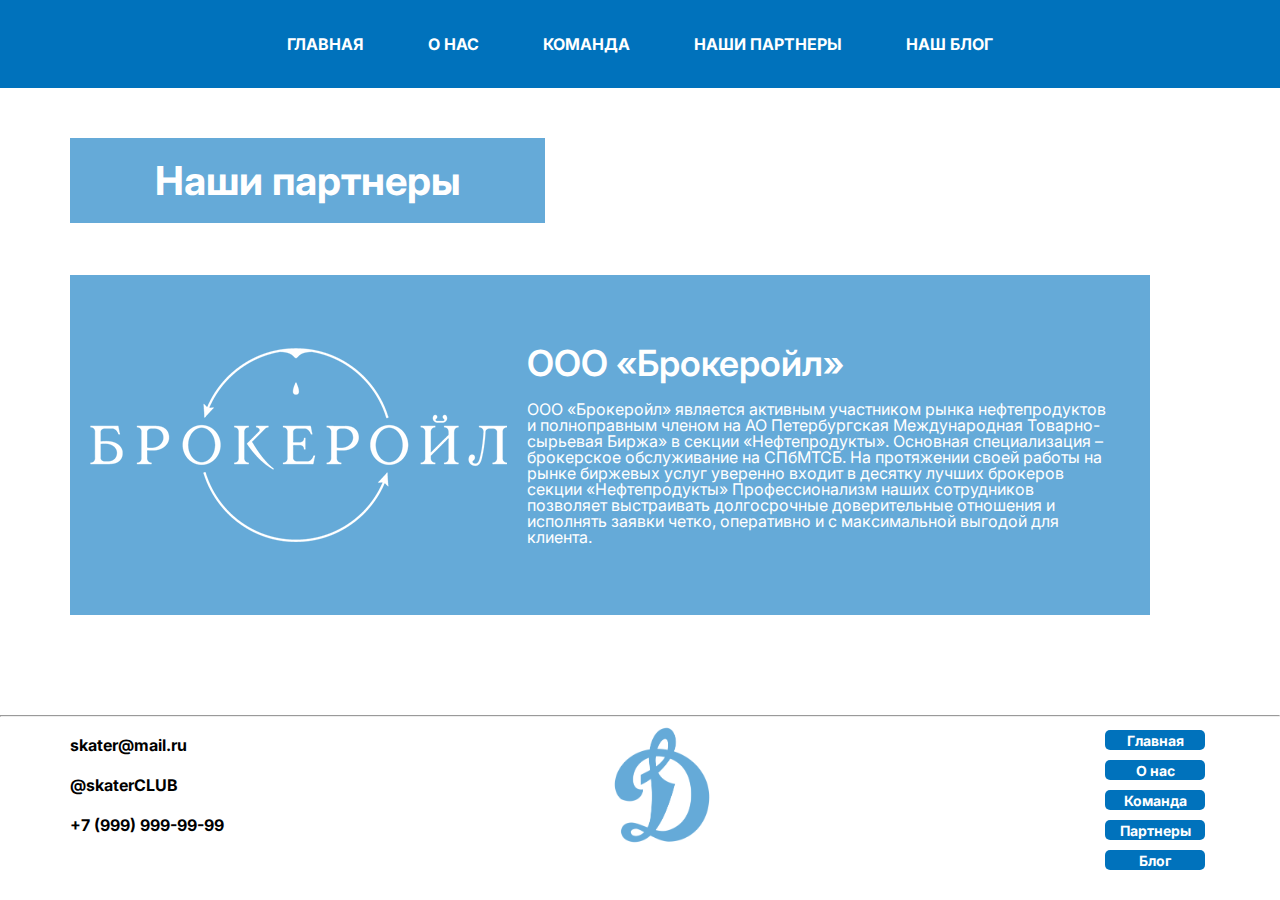
<file: html/partners.html>
<!DOCTYPE html>
<html lang="ru">

<head>
    <meta charset="UTF-8">
    <meta name="viewport" content="width=device-width, initial-scale=1.0">
    <link rel="stylesheet" href="/css/reset.css">
    <link rel="stylesheet" href="/css/style.css">
    <link rel="preconnect" href="https://fonts.googleapis.com">
    <link rel="preconnect" href="https://fonts.gstatic.com" crossorigin>
    <link
        href="https://fonts.googleapis.com/css2?family=Inter:ital,opsz,wght@0,14..32,100..900;1,14..32,100..900&family=Oswald:wght@200..700&display=swap"
        rel="stylesheet">
    <title>Динамо</title>
</head>

<body>
    <header id="partners_header">
        <div class="container header">
            <nav>
                <a href="/html/index.html">ГЛАВНАЯ</a>
                <a href="/html/index.html#about_us">О НАС</a>
                <a href="/html/team.html">КОМАНДА</a>
                <a href="#">НАШИ ПАРТНЕРЫ</a>
                <a href="/html/index.html#blog">НАШ БЛОГ</a>
            </nav>
        </div>
    </header>
    <main>
        <section id="partners" class="partners container">
            <h2>Наши партнеры</h2>
            <div class="partner_card">
                <img src="/img/logo_part.png" alt="">
                <div class="partner_inf">
                    <h3>ООО «Брокеройл»</h3>
                    ООО «Брокеройл» является активным участником рынка нефтепродуктов и полноправным членом на АО
                    Петербургская Международная Товарно-сырьевая Биржа» в секции «Нефтепродукты». Основная специализация
                    – брокерское обслуживание на СПбМТСБ. На протяжении своей работы на рынке биржевых услуг уверенно
                    входит в десятку лучших брокеров секции «Нефтепродукты» Профессионализм наших сотрудников позволяет
                    выстраивать
                    долгосрочные доверительные отношения и исполнять заявки четко, оперативно и с максимальной выгодой
                    для клиента.
                </div>
            </div>
        </section>
    </main>
    <hr>
    <footer id="footer" class="container">
        <div class="footer">
            <div class="footer_contacts">
                <p>skater@mail.ru</p>
                <p>@skaterCLUB</p>
                <p>+7 (999) 999-99-99</p>
            </div>
            <div class="footer_logo">
                <img src="/img/Logo_D.png" alt="" width="100px" height="120px">
            </div>
            <div class="footer_menu">
                <ul>
                    <li><a href="/html/index.html" class="button_footer">Главная</a></li>
                    <li><a href="/html/index.html#about_us" class="button_footer">О нас</a></li>
                    <li><a href="#" class="button_footer">Команда</a></li>
                    <li><a href="/html/partners.html" class="button_footer">Партнеры</a></li>
                    <li><a href="/html/index.html#blog" class="button_footer">Блог</a></li>
                </ul>
            </div>
        </div>
    </footer>
</body>

</html>
</file>
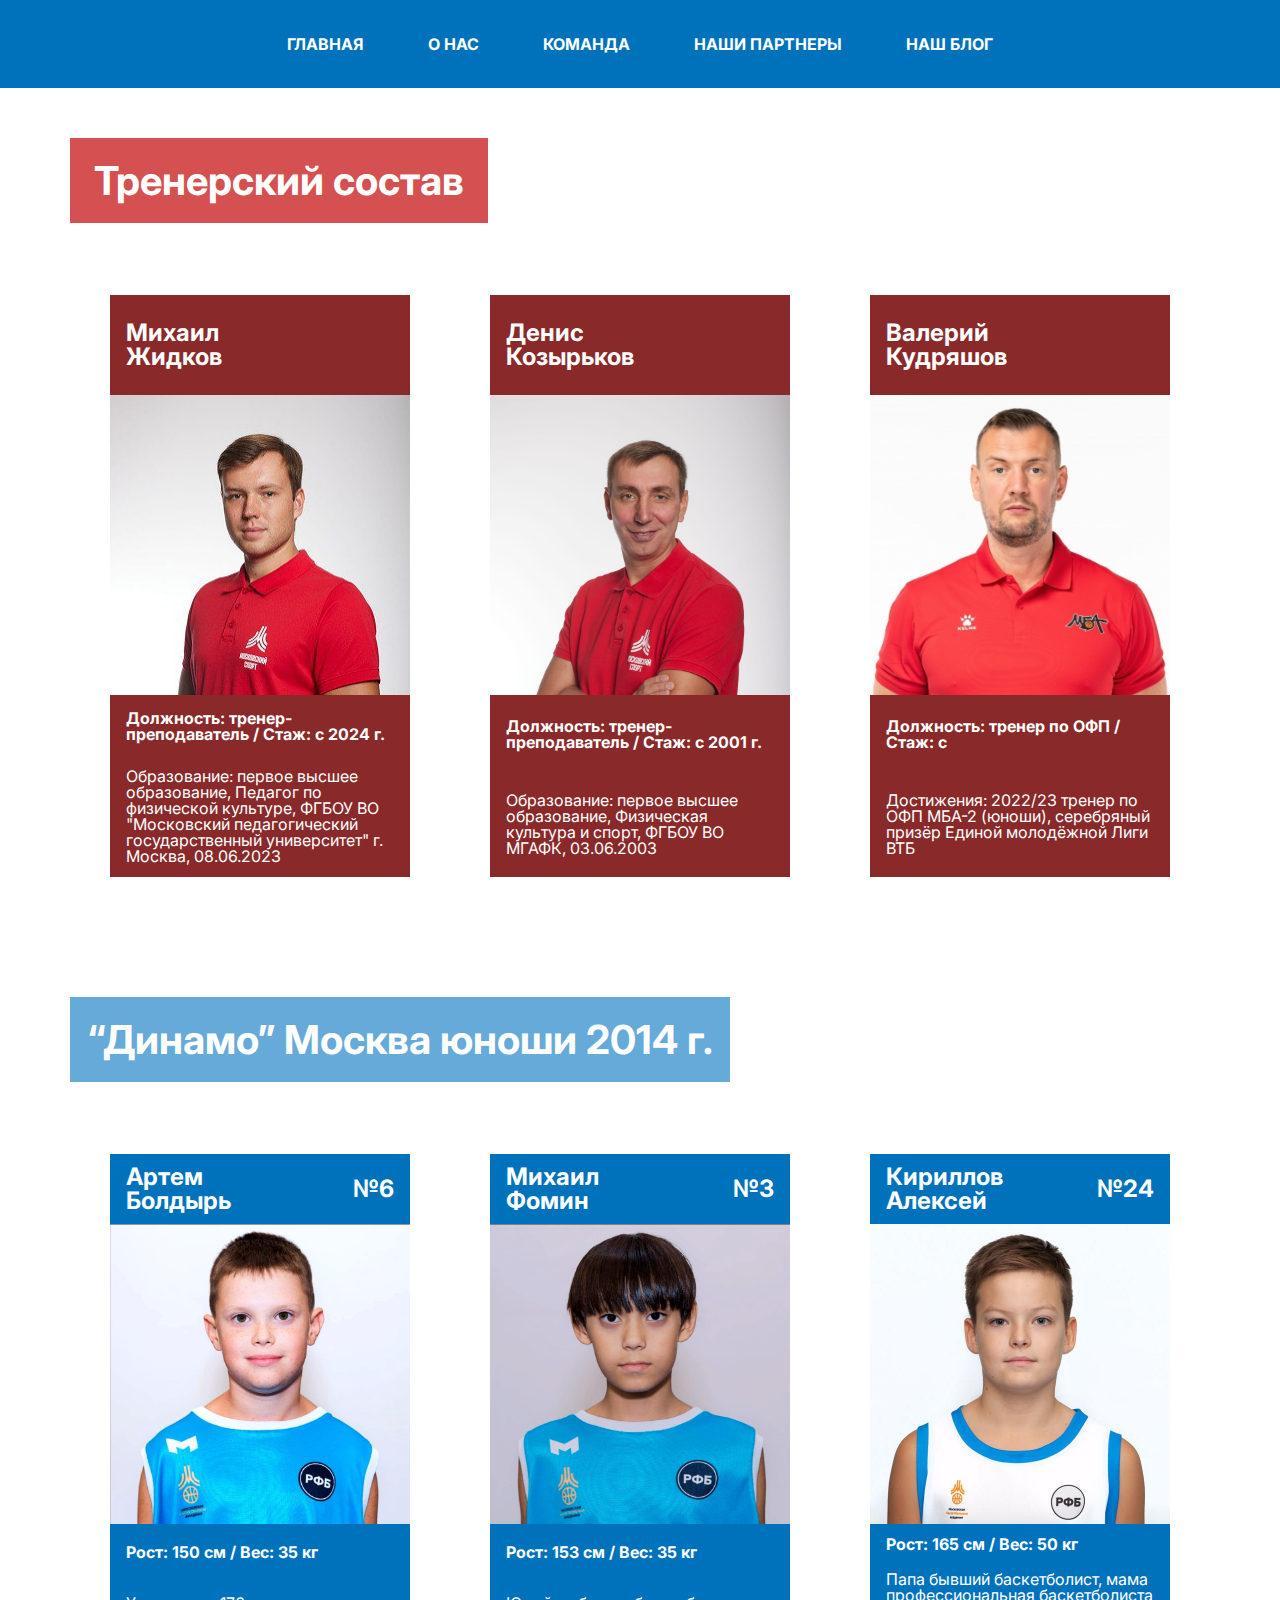
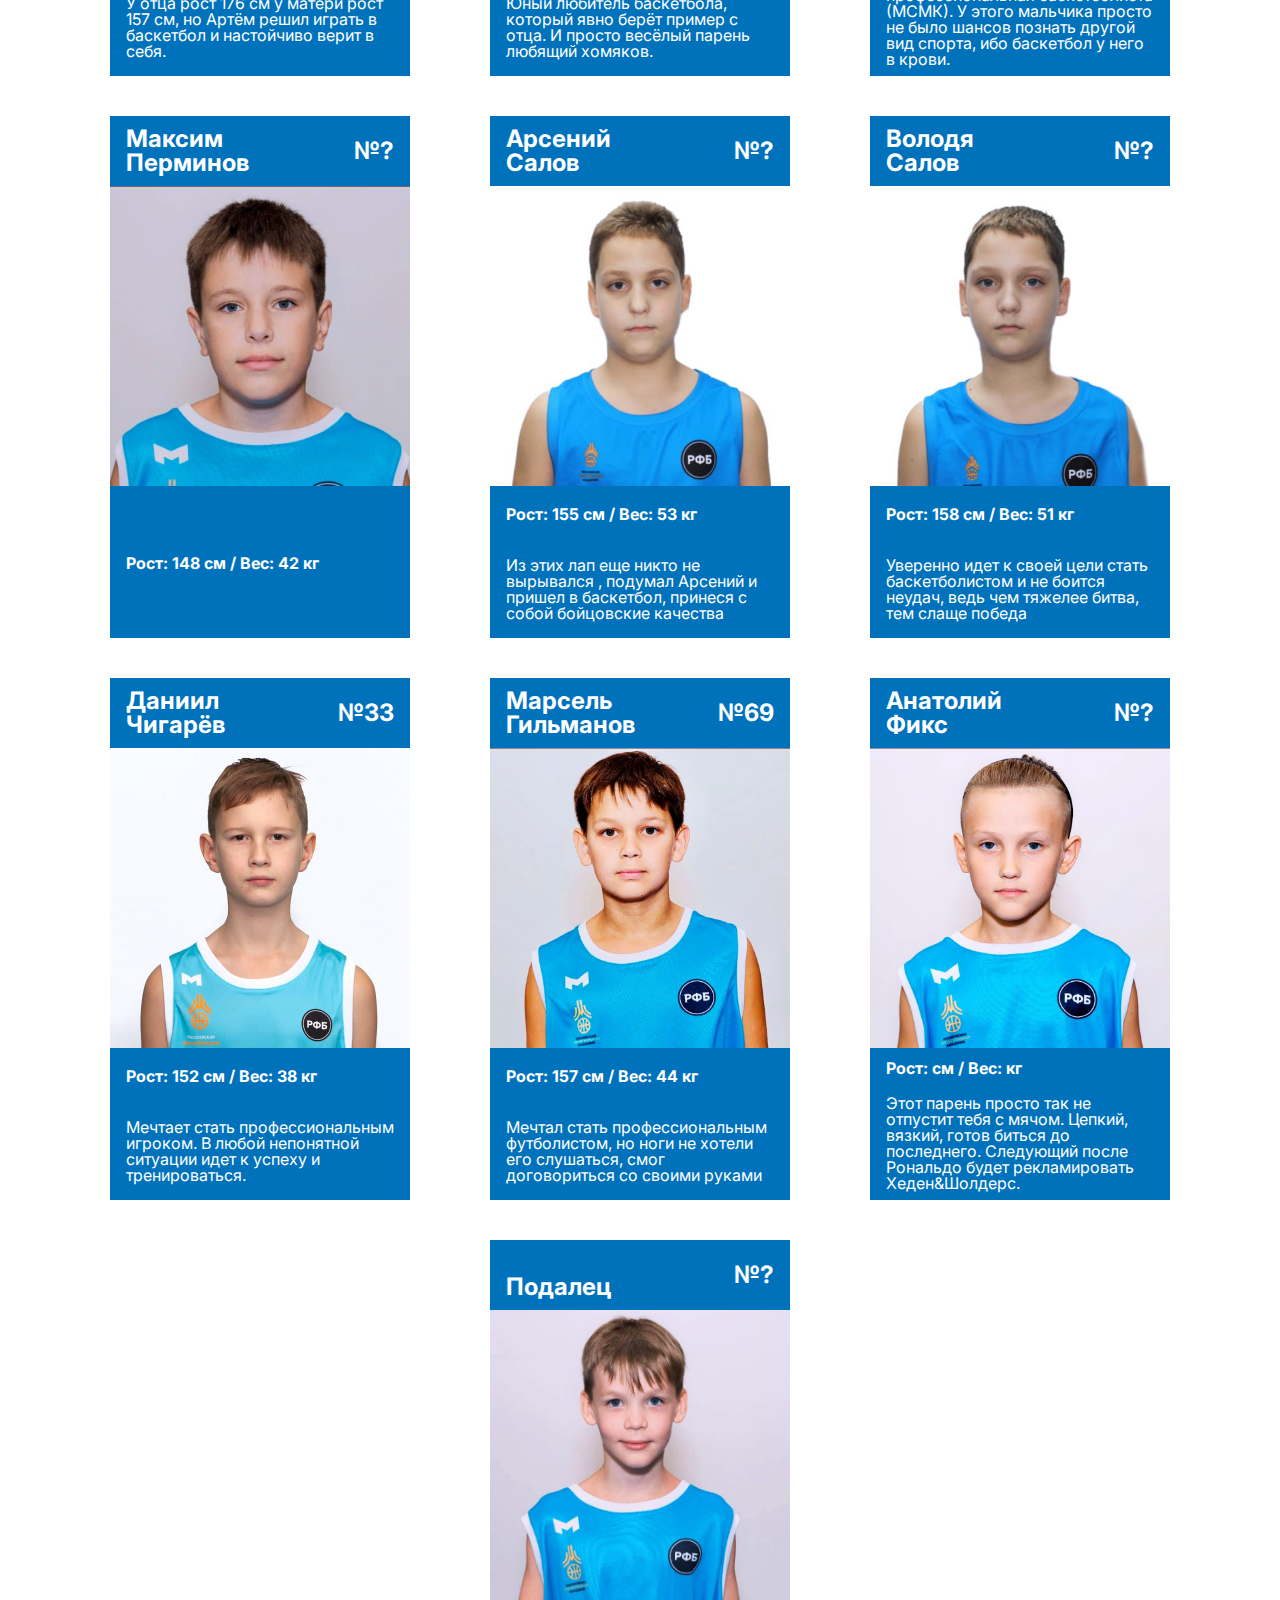
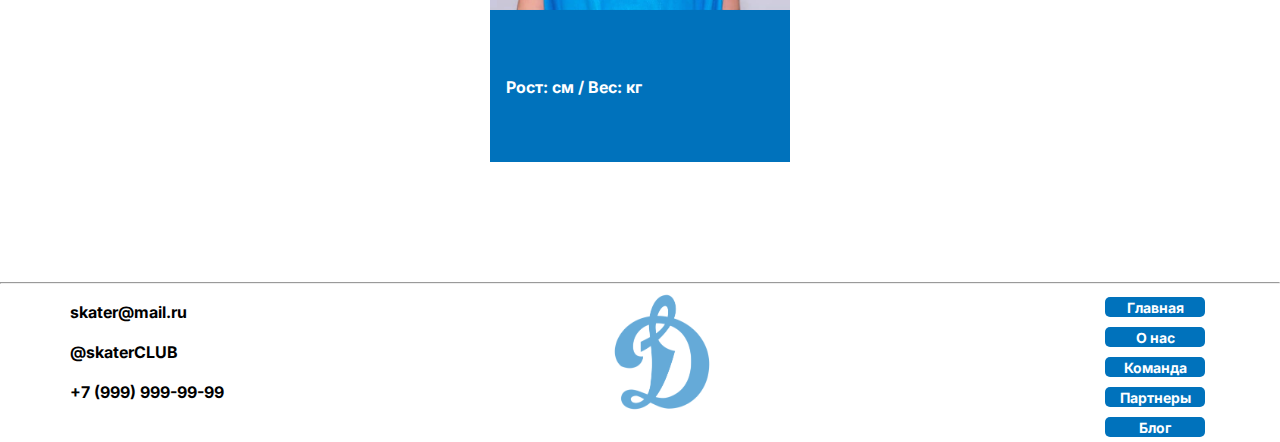
<file: html/team.html>
<!DOCTYPE html>
<html lang="ru">

<head>
    <meta charset="UTF-8">
    <meta name="viewport" content="width=device-width, initial-scale=1.0">
    <link rel="stylesheet" href="/css/reset.css">
    <link rel="stylesheet" href="/css/style.css">
    <link rel="preconnect" href="https://fonts.googleapis.com">
    <link rel="preconnect" href="https://fonts.gstatic.com" crossorigin>
    <link
        href="https://fonts.googleapis.com/css2?family=Inter:ital,opsz,wght@0,14..32,100..900;1,14..32,100..900&family=Oswald:wght@200..700&display=swap"
        rel="stylesheet">
    <title>Динамо</title>
</head>

<body>
    <header id="team_header">
        <div class="container header">
            <nav>
                <a href="/html/index.html">ГЛАВНАЯ</a>
                <a href="/html/index.html#about_us">О НАС</a>
                <a href="#">КОМАНДА</a>
                <a href="/html/partners.html">НАШИ ПАРТНЕРЫ</a>
                <a href="/html/index.html#blog">НАШ БЛОГ</a>
            </nav>
        </div>
    </header>
    <main>
        <section id="coaches" class="coaches container">
            <h2>Тренерский состав</h2>
            <div class="coach_cards">
                <div class="coach_card">
                    <div class="coach_card_header">
                        <p>Михаил <br> Жидков</p>
                        <!-- <p>№1</p> -->
                    </div>
                    <div class="coach_card_img">
                        <img src="/img/couhes/Михаил Романович.jpg" alt="" width="300px" height="300px">
                    </div>
                    <div class="coach_card_inf">
                        <p>Должность: тренер-преподаватель / Стаж: с 2024 г.</p>
                        <p class="inf_coach">Образование: первое высшее образование, Педагог по физической культуре, ФГБОУ ВО "Московский педагогический государственный университет" г. Москва, 08.06.2023</p>
                    </div>
                </div>
                <div class="coach_card">
                    <div class="coach_card_header">
                        <p>Денис<br>Козырьков</p>
                        <!-- <p>№1</p> -->
                    </div>
                    <div class="coach_card_img">
                        <img src="/img/couhes/Денис Алексеевич.jpeg" alt="" width="300px" height="300px">
                    </div>
                    <div class="coach_card_inf">
                        <p>Должность: тренер-преподаватель / Стаж: с 2001 г.</p>
                        <p class="inf_coach">Образование: первое высшее образование, Физическая культура и спорт, ФГБОУ ВО МГАФК, 03.06.2003</p>
                    </div>
                </div>
                <div class="coach_card">
                    <div class="coach_card_header">
                        <p>Валерий <br> Кудряшов</p>
                        <!-- <p>№1</p> -->
                    </div>
                    <div class="coach_card_img">
                        <img src="/img/couhes/Кудряшов.jpg" alt="" width="300px" height="300px">
                    </div>
                    <div class="coach_card_inf">
                        <p>Должность: тренер по ОФП / Стаж: с </p>
                        <p class="inf_coach">Достижения: 2022/23 тренер по ОФП МБА-2 (юноши), серебряный призёр Единой молодёжной Лиги ВТБ</p>
                    </div>
                </div>
            </div>
        </section>
        <section id="players" class="players container">
            <h2>“Динамо” Москва юноши 2014 г.</h2>
            <div class="player_cards">
                <div class="player_card">
                    <div class="player_card_header">
                        <p>Артем <br> Болдырь</p>
                        <p>№6</p>
                    </div>
                    <div class="player_card_img">
                        <img src="/img/players/Болдырь А №6.jpeg" alt="" width="300px" height="300px">
                    </div>
                    <div class="player_card_inf">
                        <p>Рост: 150 см / Вес: 35 кг</p>
                        <p class="inf_player">У отца рост 176 см у матери рост 157 см, но Артём решил играть в баскетбол и настойчиво верит в себя.</p>
                    </div>
                </div>
                <div class="player_card">
                    <div class="player_card_header">
                        <p>Михаил<br>Фомин</p>
                        <p>№3</p>
                    </div>
                    <div class="player_card_img">
                        <img src="/img/players/Фомин М №3.jpeg" alt="" width="300px" height="300px">
                    </div>
                    <div class="player_card_inf">
                        <p>Рост: 153 см / Вес: 35 кг</p>
                        <p class="inf_player">Юный любитель баскетбола, который явно берёт пример с отца. И просто весёлый парень любящий хомяков.</p>
                    </div>
                </div>
                <div class="player_card">
                    <div class="player_card_header">
                        <p>Кириллов<br>Алексей</p>
                        <p>№24</p>
                    </div>
                    <div class="player_card_img">
                        <img src="/img/players/Кириллов А №24.jpeg" alt="" width="300px" height="300px">
                    </div>
                    <div class="player_card_inf">
                        <p>Рост: 165 см / Вес: 50 кг</p>
                        <p class="inf_player">Папа бывший баскетболист, мама профессиональная баскетболиста (МСМК). У этого мальчика просто не было шансов познать другой вид спорта, ибо баскетбол у него в крови.</p>
                    </div>
                </div>
                <div class="player_card">
                    <div class="player_card_header">
                        <p>Максим<br>Перминов</p>
                        <p>№?</p>
                    </div>
                    <div class="player_card_img">
                        <img src="/img/players/Перминов М №36.jpeg" alt="" width="300px" height="300px">
                    </div>
                    <div class="player_card_inf">
                        <p>Рост: 148 см / Вес: 42 кг</p>
                        <p class="inf_player"></p>
                    </div>
                </div>
                <div class="player_card">
                    <div class="player_card_header">
                        <p>Арсений<br>Салов</p>
                        <p>№?</p>
                    </div>
                    <div class="player_card_img">
                        <img src="/img/players/Салов А №4.jpeg" alt="" width="300px" height="300px">
                    </div>
                    <div class="player_card_inf">
                        <p>Рост: 155 см / Вес: 53 кг</p>
                        <p class="inf_player">Из этих лап еще никто не вырывался , подумал Арсений и пришел в баскетбол, принеся с собой бойцовские качества</p>
                    </div>
                </div>
                <div class="player_card">
                    <div class="player_card_header">
                        <p>Володя<br>Салов</p>
                        <p>№?</p>
                    </div>
                    <div class="player_card_img">
                        <img src="/img/players/Салов В №4.jpeg" alt="" width="300px" height="300px">
                    </div>
                    <div class="player_card_inf">
                        <p>Рост: 158 см / Вес: 51 кг</p>
                        <p class="inf_player">Уверенно идет  к своей цели стать баскетболистом и не боится неудач, ведь чем тяжелее битва, тем слаще победа</p>
                    </div>
                </div>
                <div class="player_card">
                    <div class="player_card_header">
                        <p>Даниил<br>Чигарёв</p>
                        <p>№33</p>
                    </div>
                    <div class="player_card_img">
                        <img src="/img/players/Чигарев Д №33.jpeg" alt="" width="300px" height="300px">
                    </div>
                    <div class="player_card_inf">
                        <p>Рост: 152 см / Вес: 38 кг</p>
                        <p class="inf_player">Мечтает стать профессиональным игроком. В любой непонятной ситуации идет к успеху и тренироваться.</p>
                    </div>
                </div>
                <div class="player_card">
                    <div class="player_card_header">
                        <p>Марсель<br>Гильманов</p>
                        <p>№69</p>
                    </div>
                    <div class="player_card_img">
                        <img src="/img/players/Гильманов М №69.jpeg" alt="" width="300px" height="300px">
                    </div>
                    <div class="player_card_inf">
                        <p>Рост: 157 см / Вес: 44 кг</p>
                        <p class="inf_player">Мечтал стать профессиональным футболистом, но ноги не хотели его слушаться, смог договориться со своими руками</p>
                    </div>
                </div>
                <div class="player_card">
                    <div class="player_card_header">
                        <p>Анатолий<br>Фикс</p>
                        <p>№?</p>
                    </div>
                    <div class="player_card_img">
                        <img src="/img/players/Фикс А №14.jpeg" alt="" width="300px" height="300px">
                    </div>
                    <div class="player_card_inf">
                        <p>Рост:  см / Вес:  кг</p>
                        <p class="inf_player">Этот парень просто так не отпустит тебя с мячом. Цепкий, вязкий, готов биться до последнего. Следующий после Рональдо будет рекламировать Хеден&Шолдерс.</p>
                    </div>
                </div>
                <div class="player_card">
                    <div class="player_card_header">
                        <p><br>Подалец</p>
                        <p>№?</p>
                    </div>
                    <div class="player_card_img">
                        <img src="/img/players/Подалец В №10.jpeg" alt="" width="300px" height="300px">
                    </div>
                    <div class="player_card_inf">
                        <p>Рост:  см / Вес:  кг</p>
                        <p class="inf_player"></p>
                    </div>
                </div>
            </div>
        </section>
    </main>
    <hr>
    <footer id="footer" class="container">
        <div class="footer">
            <div class="footer_contacts">
                <p>skater@mail.ru</p>
                <p>@skaterCLUB</p>
                <p>+7 (999) 999-99-99</p>
            </div>
            <div class="footer_logo">
                <img src="/img/Logo_D.png" alt="" width="100px" height="120px">
            </div>
            <div class="footer_menu">
                <ul>
                    <li><a href="/html/index.html" class="button_footer">Главная</a></li>
                    <li><a href="/html/index.html#about_us" class="button_footer">О нас</a></li>
                    <li><a href="/html/team.html" class="button_footer">Команда</a></li>
                    <li><a href="/html/partners.html" class="button_footer">Партнеры</a></li>
                    <li><a href="/html/index.html#blog" class="button_footer">Блог</a></li>
                </ul>
            </div>
        </div>
    </footer>
</body>

</html>
</file>
<file: css/style.css>
body {
    font-family: "Inter", sans-serif;
    font-optical-sizing: auto;
    font-weight: bold;
    font-style: normal;
}

html {
    scroll-behavior: smooth;
  }

.container {
    width: 1140px;
    margin: 0 auto;
    font-size: 16px;
}

.header {
    display: flex;
    justify-content: space-around;
    align-items: center;
    height: 88px;
}

header {

    justify-content: space-between;
    align-items: center;
    background-color: #0072BC;
}

nav a:hover {
    color: #65AAD8;
}

a {
    text-decoration: none;
    margin: 30px;
    color: white;
}

h1 {
    color: white;
    background-color: #65AAD8;
    font-size: 40px;
    margin-bottom: 36px;
    display: flex;
    align-items: center;
    justify-content: center;
    height: 74px;
    width: 613px;
}




.cover_text h1 {
    width: 700px;
}

.cover_text2 {
    color: white;
    background-color: #65AAD8;
    font-size: 24px;
    display: flex;
    align-items: center;
    justify-content: center;
    height: 55px;
    width: 550px;
    margin-bottom: 36px;
}

.cover_logo{
    width: 350px;
    height: 400px;
}

button:hover {
    background-color: white;
    color: #0072BC;
}

#cover {
    background-image: url(/img/Cover_bg.png);
    height: 700px;
    background-size: cover;
    display: flex;
    align-items: center;
}

.about_us_content {
    display: flex;
}

.about_us_text h2 {
    color: white;
    background-color: #65AAD8;
    margin-bottom: 73px;
    display: flex;
    align-items: center;
    height: 85px;
    width: 450px;
    font-size: 48px;
    margin-left: 20px;
    padding-left: 10px;
}

.about_us_text p {
    font-size: 24px;
    margin-left: 20px;
    text-align: justify;
}

#cover,
#about_us,
#blog,
#contacts,
#coaches,
#players,
#partners {
    margin-bottom: 100px;
}


#team_header,
#partners_header{
    margin-bottom: 50px;
}


.blog_heading {
    color: white;
    background-color: #65AAD8;
    margin-bottom: 36px;
    display: flex;
    align-items: center;
    height: 85px;
    width: 450px;
    font-size: 48px;
}

.blog_heading_2 {
    color: white;
    background-color: #65AAD8;
    display: flex;
    align-items: center;
    height: 35px;
    width: 241px;
    font-size: 20px;
    margin-bottom: 60px;
}

.blog_content {
    font-size: 24px;
    margin-bottom: 24px;
    height: 45px;
}

.btn_blog {
    color: white;
    background-color: #0072BC;
    font-size: 24px;
    border-radius: 15px;
    border: 0px;
    height: 50px;
    width: 220px;
    font-weight: bold;
    font-style: normal;
}

.card_blog {
    width: 560px;
    flex-direction: column;
    margin: 5px;
    height: 511px;

}

.card_blog img {
    margin-bottom: 10px;
}

.cards_blog {
    display: flex;
    flex-wrap: wrap;
}

.contacts_heading {
    color: white;
    background-color: #65AAD8;
    margin-bottom: 36px;
    display: flex;
    align-items: center;
    height: 85px;
    width: 489px;
    font-size: 48px;
}

.contacts_content {
    display: flex;
    align-items: center;
    margin-bottom: 25px;
    font-size: 36px;
}

.btn_contacts {
    color: white;
    background-color: #0072BC;
    border: 0px;
    font-size: 24px;
    border-radius: 15px;
    height: 57px;
    width: 360px;
    font-weight: bold;
    font-style: normal;
}

.footer_contacts {
    line-height: 2.5;
    /* display: flex; */
}

.footer {
    display: flex;
    justify-content: space-between;
}

.footer_menu {
    line-height: 1.5;
}

.button_footer {
    display: inline-block;
    text-align: center;
    color: white;
    background-color: #0072BC;
    border: 0px;
    font-size: 14px;
    border-radius: 5px;
    width: 100px;
    height: 20px;
    font-weight: bold;
    font-style: normal;
    margin: 5px;
}

.button_footer:hover {
    background-color: white;
    margin: 4px;
    border: solid 1px;
    color: #0072BC;
}

/* Медиазапросы */
@media (max-width: 1200px) {
    .container {
        width: 90%;
    }

.menu a{
 margin: 20px;
}
    .cover_text h1 {
        font-size: 36px;
    }

    .cover_text2 {
        font-size: 20px;
    }

    .cover_logo{
        width: 300px;
        height: 350px;
    }

    .about_us_text h2 {
        height: 70px;
        width: 300px;
        font-size: 40px;
        margin-bottom: 50px;
    }

    .about_us_text p {
        font-size: 18px;
        text-align: justify;
    }

    .blog_heading {
        height: 70px;
        width: 300px;
        font-size: 40px;
    }

    .cards_blog{
        display: flex;
        justify-content: center;
    }

    .contacts_heading{
        height: 70px;
        width: 400px;
        font-size: 40px;
    }
    
    .contacts_content p{
        font-size: 30px;
    }

    /* .card_blog img{
        width: 450px;
        height: 300px;
    } */
}

@media (max-width: 800px) {

    .cover_text h1 {
        font-size: 30px;
        width: 70vw;
    }

    .cover_text2 {
        font-size: 18px;
        display: flex;
        align-items: center;
        justify-content: center;
        height: 55px;
        width: 60vw;
        margin-bottom: 36px;
    }

    .cover_logo{
        width: 30vw;
        height: 35vw;
    }

    .about_us_content_2{
        display: flex;
        flex-direction: column;
    }
}

@media (max-width: 480px) {}

.coaches h2{
    margin-bottom: 52px;
    display: flex;
    justify-content: center;
    align-items: center;
    color: white;
    font-size: 40px;
    width: 418px;
    height: 85px;
    background-color: #D55050;
}

.coach_card_header{
    color: white;
    font-size: 24px;
    display: flex;
    justify-content: space-between;
    align-items: center;
    padding-inline: 16px;
    height: 100px;
}

.coach_card_inf{
    display: flex;
    flex-wrap: wrap;
    padding-inline: 16px;
    align-items: center;
    color: white;
    font-size: 16px;
    height: 180px;
}

.coach_card{
    background-color: #892929;
    width: 300px;
    margin: 20px;
    /* height: 471px; */
}

.coach_cards{
    display: flex;
    justify-content: space-around;
    flex-wrap: wrap;
}

.players h2{
    margin-bottom: 52px;
    display: flex;
    justify-content: center;
    align-items: center;
    color: white;
    font-size: 40px;
    width: 660px;
    height: 85px;
    background-color: #65AAD8;
}

.player_card_header{
    color: white;
    font-size: 24px;
    display: flex;
    justify-content: space-between;
    align-items: center;
    padding-inline: 16px;
    height: 70px;
}

.player_card_inf{
    display: flex;
    flex-wrap: wrap;
    padding-inline: 16px;
    align-items: center;
    color: white;
    font-size: 16px;
    height: 150px;
}

.player_card{
    background-color: #0072BC;
    width: 300px;
    margin: 20px;
    /* height: 471px; */
}

.player_cards{
    display: flex;
    justify-content: space-around;
    flex-wrap: wrap;
}

.inf_player, .inf_coach{
    font-weight: 400;
}

.partners h2{
    margin-bottom: 52px;
    display: flex;
    justify-content: center;
    align-items: center;
    color: white;
    font-size: 40px;
    width: 475px;
    height: 85px;
    background-color: #65AAD8;
}

.partner_card{
    display: flex;
    background-color: #65AAD8;
    align-items: center;
    width: 1040px;
    height: 300px;
    padding: 20px;
}

.partner_inf{
    color: white;
    font-weight: 400;
    padding: 20px;
}

.partner_inf h3{
    font-size: 36px;
    margin-bottom: 20px;
    font-weight: 600;
}
</file>
